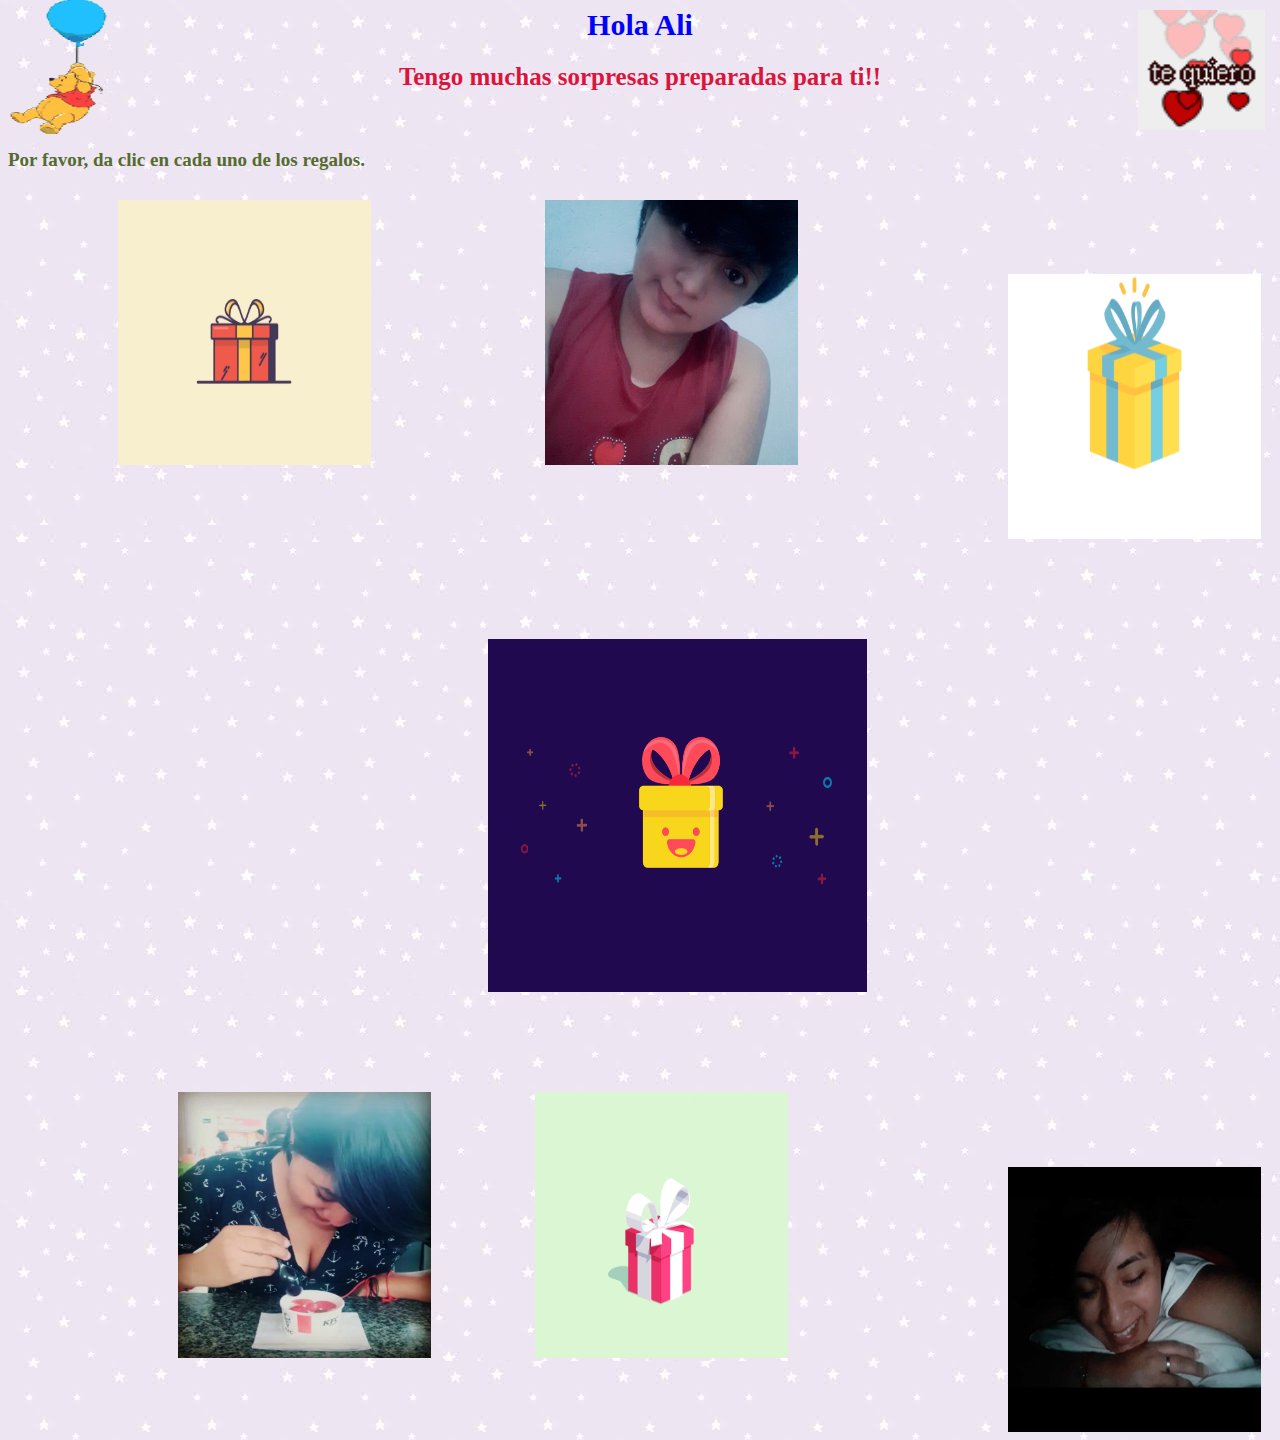
<file: index.html>
<html>
    <head>
        <meta charset="utf-8" />
        <meta content="width=device-width, initial-scale=1" name="viewport" />
        <title>Happy Birthday Ale</title>
        <link
        href="https://fonts.googleapis.com/css?family=Open+Sans|Oswald&display=swap"rel="stylesheet"/>

        <link href="styles.css" rel="stylesheet" />
        <link rel="icon" type="image/png" href="imagenes/ali1.jpg">
    </head>

    <header class="header">
        <h1>Hola Ali</h1>
        <h2>Tengo muchas sorpresas preparadas para ti!!</h2>
        <img class="animado" src="imagenes/winie.gif.gif">
        <img class="animado2" src="imagenes/tequiero.gif">
    </header>

    <body>
        <br>
        <h3>Por favor, da clic en cada uno de los regalos.</h3>
        <a href="inicio1.html"><img class="img-inicio1" src="imagenes/gift-20.gif"></a>
        <img class="foti-ale" src="imagenes/ali2.jpg">
        <a href="inicio2.html"><img class="img-inicio2" src="imagenes/gift-35.gif"></a>
        <a href="inicio.html"><img class="img-inicio" src="imagenes/gift-13.gif"> </a><br>
        <img class="foti-ale" src="imagenes/ali3.jpg">
        <a href="inicio3.html"><img class="img-inicio3" src="imagenes/gift-38.gif"></a>
        <img class="foti-ale1" src="imagenes/ali4.png">
    </body>

</html>
</file>
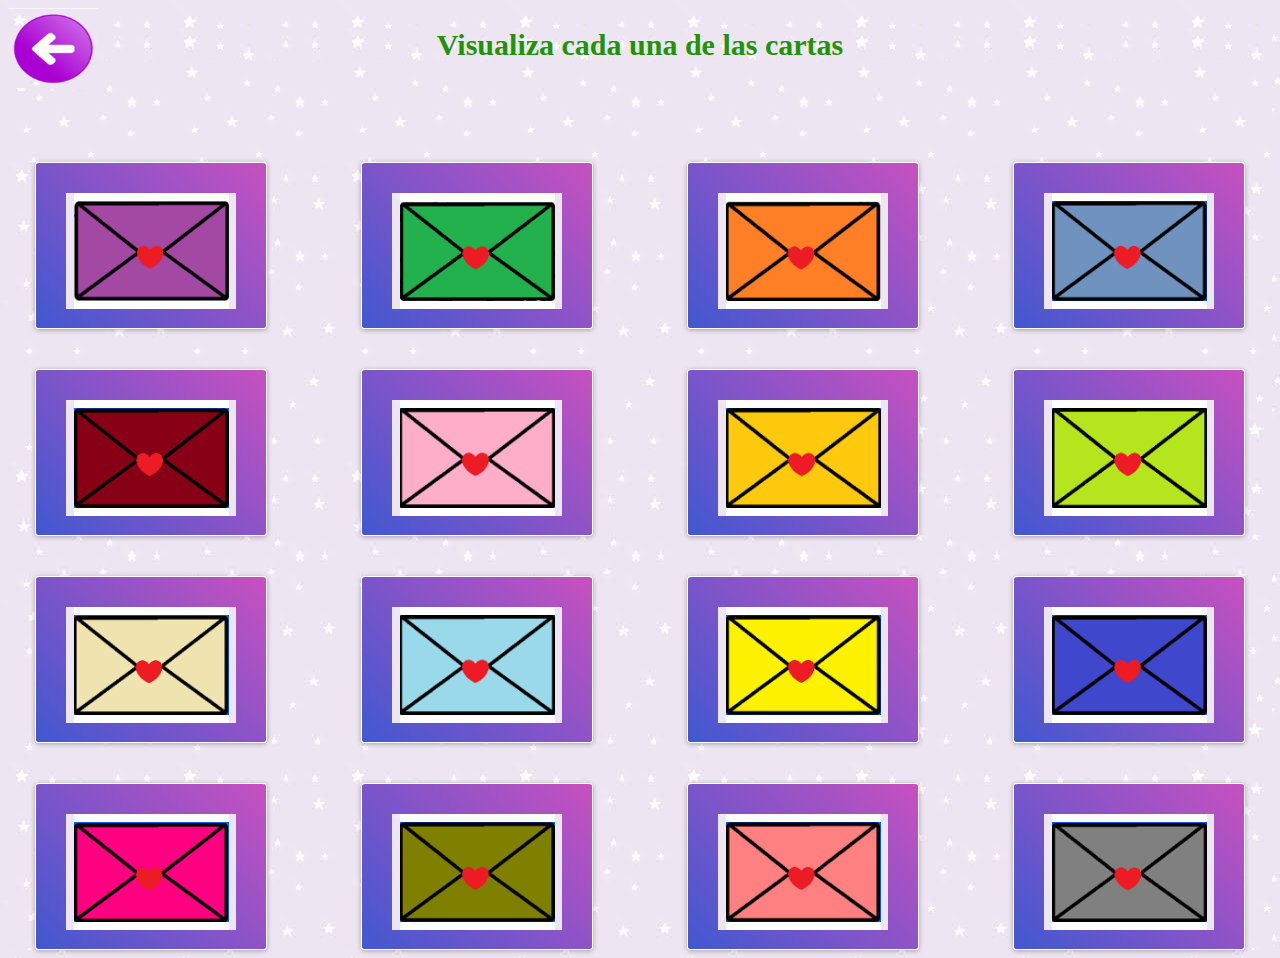
<file: cartitas.html>
<html>
    <head>
        <meta charset="utf-8" />
        <meta content="width=device-width, initial-scale=1" name="viewport" />
        <title>Happy Birthday Ale</title>
        <link
        href="https://fonts.googleapis.com/css?family=Open+Sans|Oswald&display=swap"rel="stylesheet"/>

        <link href="stiles2.css" rel="stylesheet" />
        <link rel="icon" type="image/png" href="imagenes/ali1.jpg">
    </head>
    <header>
        <a href="index.html"><img src="imagenes/flecha.jpg"> </a>
        <h1>Visualiza cada una de las cartas</h1> 
    </header>
    <body> 
        <div class="contenedor">
            <div class="card">
                <div class="card-encabezado">
                    <img src="imagenes/cartita1.png" alt="">
                </div>
                <div class="card-contenido">
                    <div class="info desplazar"> Eres Bonita </div>
                </div>
            </div>
            <div class="card">
                <div class="card-encabezado">
                    <img src="imagenes/cartita2.png" alt="">
                </div>
                <div class="card-contenido">
                    <div class="info desplazar"> Eres un Solcito</div>
                </div>
            </div>
            <div class="card">
                <div class="card-encabezado">
                    <img src="imagenes/cartita3.png" alt="">
                </div>
                <div class="card-contenido">
                    <div class="info desplazar"> Eres una Diosa</div>
                </div>
            </div>
            <div class="card">
                <div class="card-encabezado">
                    <img src="imagenes/cartita4.png" alt="">
                </div>
                <div class="card-contenido">
                    <div class="info desplazar"> Eres un Arbolito</div>
                </div>
            </div>
            <div class="card">
                <div class="card-encabezado">
                    <img src="imagenes/cartita5.png" alt="">
                </div>
                <div class="card-contenido">
                    <div class="info desplazar"> Eres Responsable</div>
                </div>
            </div>
            <div class="card">
                <div class="card-encabezado">
                    <img src="imagenes/cartita6.png" alt="">
                </div>
                <div class="card-contenido">
                    <div class="info desplazar"> Eres Honesta</div>
                </div>
            </div>
            <div class="card">
                <div class="card-encabezado">
                    <img src="imagenes/cartita7.png" alt="">
                </div>
                <div class="card-contenido">
                    <div class="info desplazar"> Eres Delicadita</div>
                </div>
            </div>
            <div class="card">
                <div class="card-encabezado">
                    <img src="imagenes/cartita8.png" alt="">
                </div>
                <div class="card-contenido">
                    <div class="info desplazar"> Eres Chocolatito</div>
                </div>
            </div>
            <div class="card">
                <div class="card-encabezado">
                    <img src="imagenes/cartita9.png" alt="">
                </div>
                <div class="card-contenido">
                    <div class="info desplazar"> Eres Suavecita</div>
                </div>
            </div>
            <div class="card">
                <div class="card-encabezado">
                    <img src="imagenes/cartita10.png" alt="">
                </div>
                <div class="card-contenido">
                    <div class="info desplazar"> Eres Magia</div>
                </div>
            </div>
            <div class="card">
                <div class="card-encabezado">
                    <img src="imagenes/cartita11.png" alt="">
                </div>
                <div class="card-contenido">
                    <div class="info desplazar"> Eres Luz</div>
                </div>
            </div>
            <div class="card">
                <div class="card-encabezado">
                    <img src="imagenes/cartita12.png" alt="">
                </div>
                <div class="card-contenido">
                    <div class="info desplazar"> Brillas Bonito</div>
                </div>
            </div>
            <div class="card">
                <div class="card-encabezado">
                    <img src="imagenes/cartita13.png" alt="">
                </div>
                <div class="card-contenido">
                    <div class="info desplazar"> Mereces Todo</div>
                </div>
            </div>
            <div class="card">
                <div class="card-encabezado">
                    <img src="imagenes/cartita14.png" alt="">
                </div>
                <div class="card-contenido">
                    <div class="info desplazar"> Eres Bebé</div>
                </div>
            </div>
            <div class="card">
                <div class="card-encabezado">
                    <img src="imagenes/cartita15.png" alt="">
                </div>
                <div class="card-contenido">
                    <div class="info desplazar"> Eres Girasol</div>
                </div>
            </div>
            <div class="card">
                <div class="card-encabezado">
                    <img src="imagenes/cartita16.png" alt="">
                </div>
                <div class="card-contenido">
                    <div class="info desplazar"> Eres Perfecta</div>
                </div>
            </div>
        </div>

    </body>
</html>
</file>
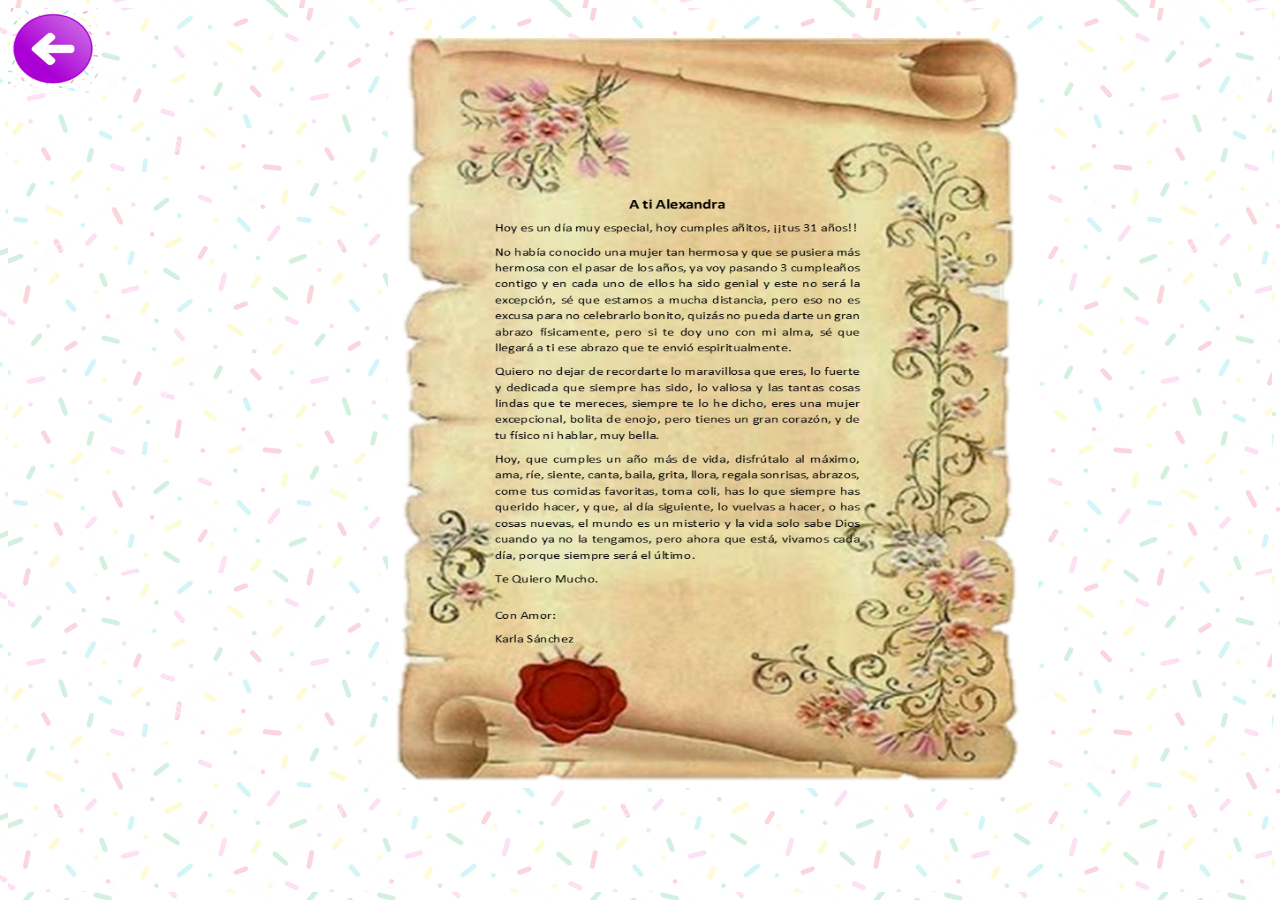
<file: cofre.html>
<html>
    <head>
        <meta charset="utf-8" />
        <meta content="width=device-width, initial-scale=1" name="viewport" />
        <title>Happy Birthday Ale</title>
        <link
        href="https://fonts.googleapis.com/css?family=Open+Sans|Oswald&display=swap"rel="stylesheet"/>

        <link href="stiles.css" rel="stylesheet" />
        <link rel="icon" type="image/png" href="imagenes/ali1.jpg">
    </head>
    <header>
        <a href="index.html"><img src="imagenes/flecha2.png"> </a>
    </header>
    <body>
        
        <img class="carta" src="imagenes/carta.png">

    </body>
</html>
</file>
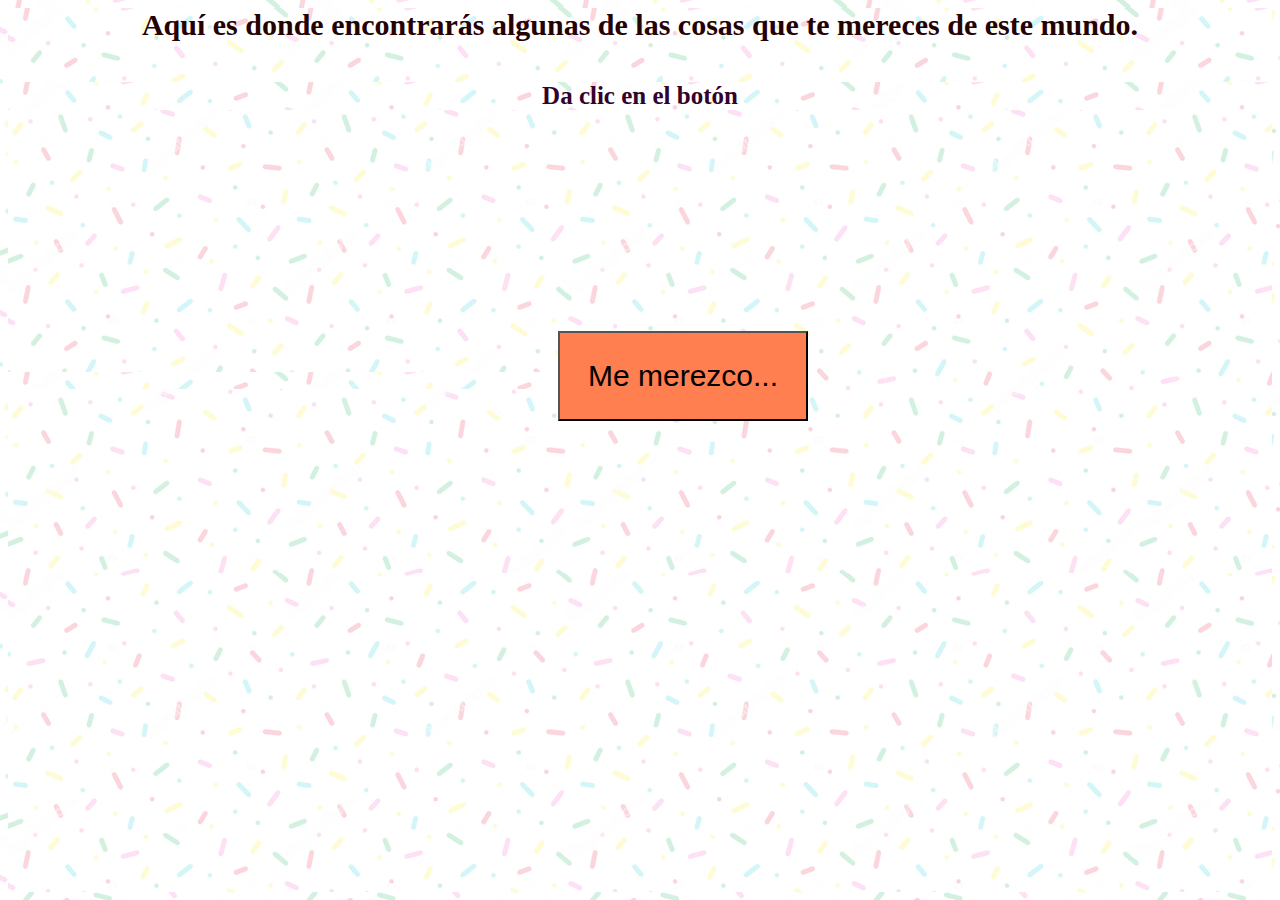
<file: inicio.html>
<html>
    <head>
        <meta charset="utf-8" />
        <meta content="width=device-width, initial-scale=1" name="viewport" />
        <title>Happy Birthday Ale</title>
        <link
        href="https://fonts.googleapis.com/css?family=Open+Sans|Oswald&display=swap"rel="stylesheet"/>

        <link href="styles0.css" rel="stylesheet" />
        <link rel="icon" type="image/png" href="imagenes/ali1.jpg">
    </head>
    <header>
        <h1>Aquí es donde encontrarás algunas de las cosas que te mereces de este mundo.</h1>
        <h2>Da clic en el botón</h2> 
    </header>
    <body>

        <a href="merezco.html"><button class="boton">Me merezco...</button></a>

    </body>
</html>
</file>
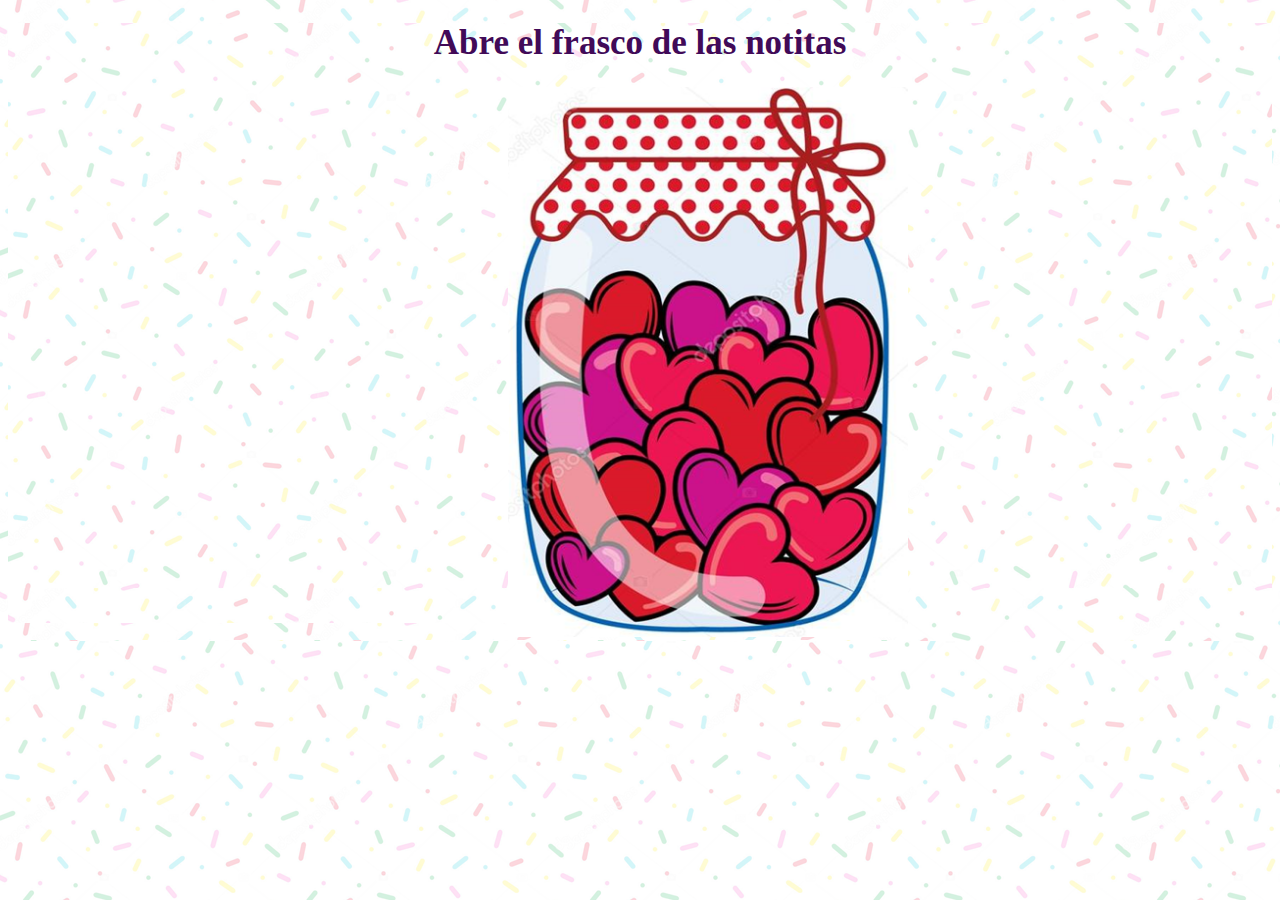
<file: inicio2.html>
<!DOCTYPE html>
<html>
  <head>
    <meta charset="utf-8" />
    <meta http-equiv="X-UA-Compatible" content="IE=edge" />
    <title>Happy Birthday</title>
    <meta name="viewport" content="width=device-width, initial-scale=1" />
    <link href="styles2.css" rel="stylesheet" />
    <link rel="icon" type="image/png" href="imagenes/ali1.jpg">
  </head>

  <header>
    <h1>Abre el frasco de las notitas</h1>
  </header>

  <body>
      <a href="cartitas.html"><img class="frasquito" src="imagenes/botella.png"></a>

  </body>
</html>
</file>
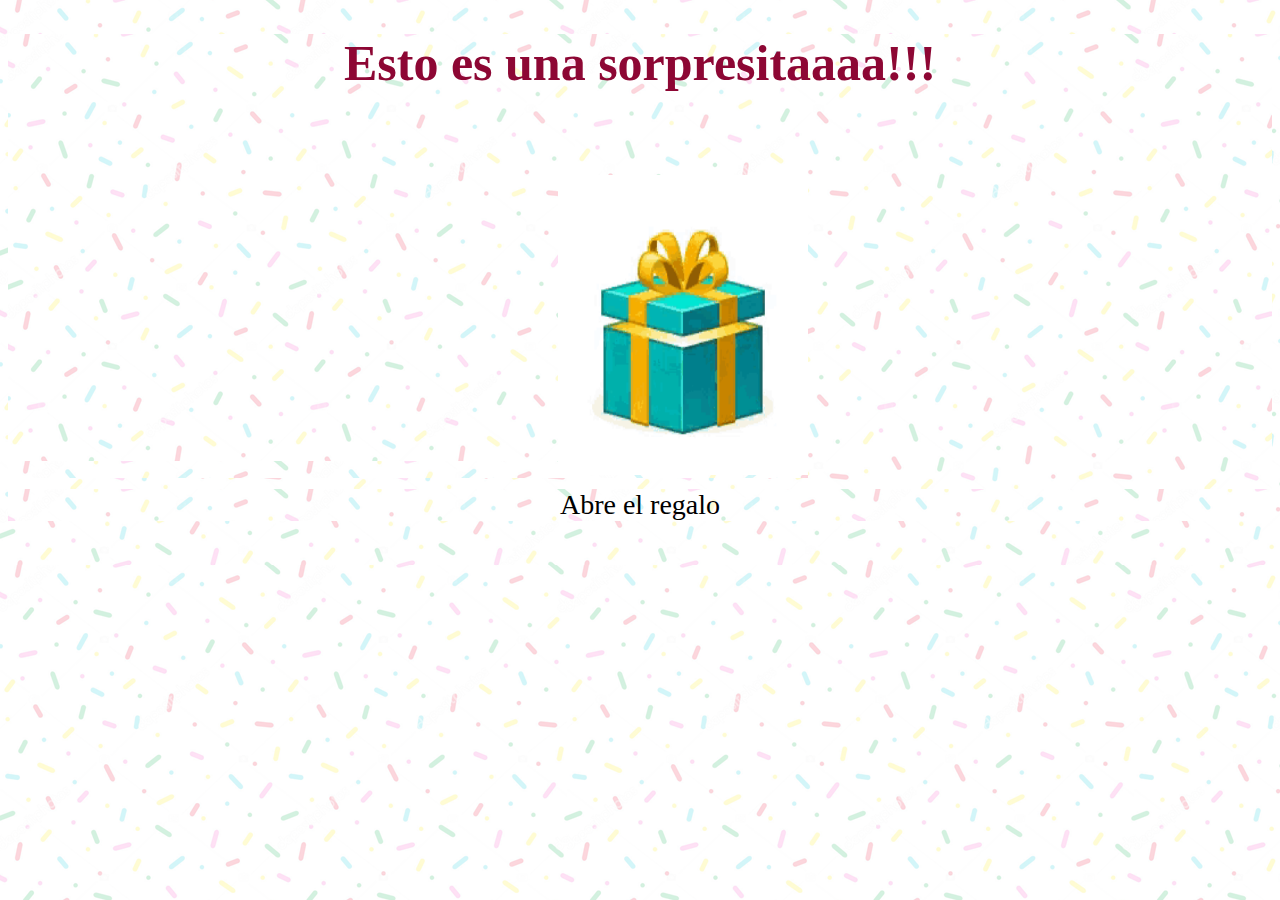
<file: inicio3.html>
<!DOCTYPE html>
<html>
  <head>
    <meta charset="utf-8" />
    <meta http-equiv="X-UA-Compatible" content="IE=edge" />
    <title>Happy Birthday</title>
    <meta name="viewport" content="width=device-width, initial-scale=1" />
    <link href="styles3.css" rel="stylesheet" />
    <link rel="icon" type="image/png" href="imagenes/ali1.jpg">
  </head>

  <header>
    <h1>Esto es una sorpresitaaaa!!!</h1>
  </header>

  <body>

    <a href="sorpresa.html"><img class="sorpri" src="imagenes/sorpresa.gif"></a>
    <p> Abre el regalo</p>

</body>
</html>
</file>
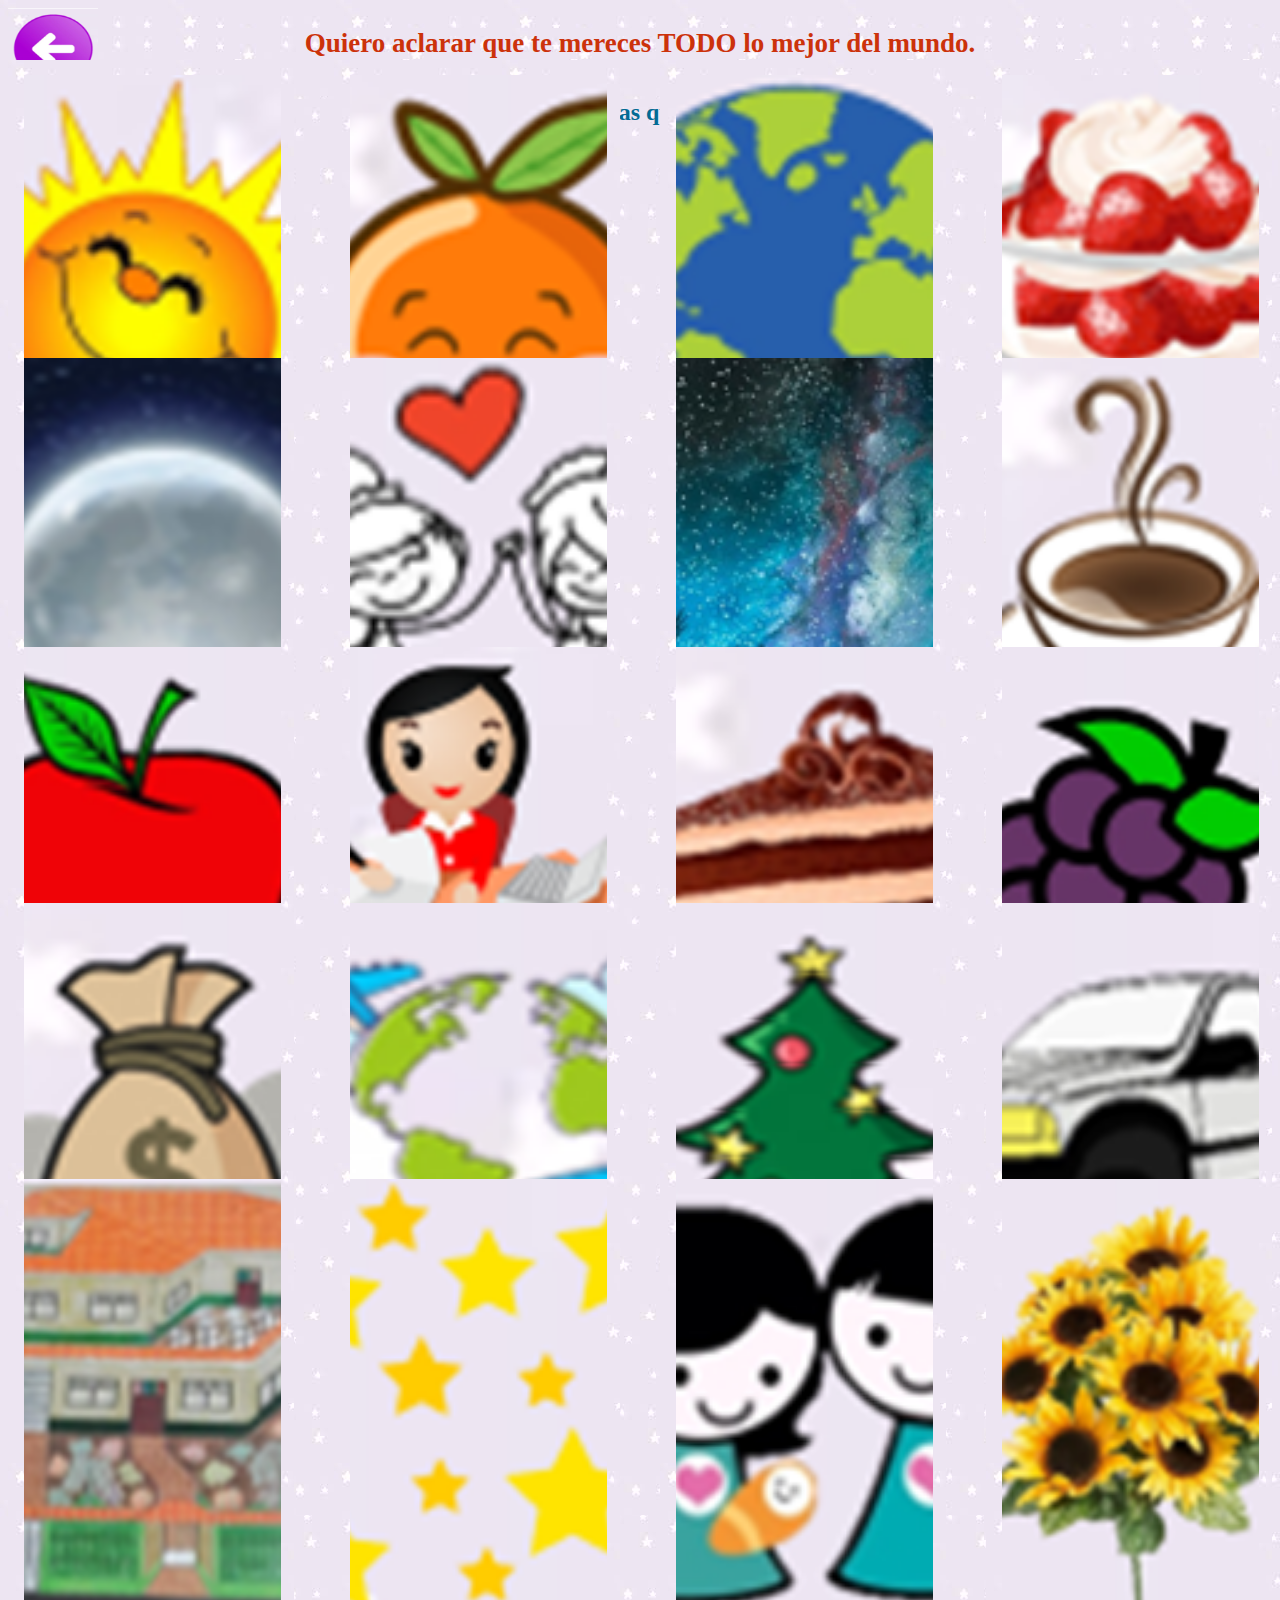
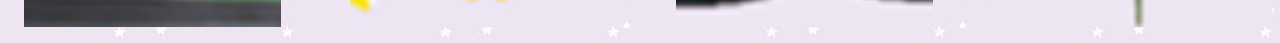
<file: merezco.html>
<html>
    <head>
        <meta charset="utf-8" />
        <meta content="width=device-width, initial-scale=1" name="viewport" />
        <title>Happy Birthday Ale</title>
        <link
        href="https://fonts.googleapis.com/css?family=Open+Sans|Oswald&display=swap"rel="stylesheet"/>

        <link href="stiles0.css" rel="stylesheet" />
        <link rel="icon" type="image/png" href="imagenes/ali1.jpg">
    </head>
    <header>
        <a href="index.html"><img src="imagenes/flecha.jpg"> </a>
        <h1>Quiero aclarar que te mereces TODO lo mejor del mundo. </h1> 
        <h2> Pero éstas son algunas cositas que he puesto que te mereces  </h2>
    </header>
    <body>
        <div class="contenedor">
            <div class="card">
                <div class="imagen-port">
                    <img src="imagenes/sol.png">
                    <div class="hover-galeria">
                        <p>Mereces el Sol</p>
                    </div>
                </div>
            </div>
            <div class="card">
                <div class="imagen-port">
                    <img src="imagenes/naranja.png">
                    <div class="hover-galeria">
                        <p>Mereces una naranja</p>
                    </div>
                </div>
            </div>
            <div class="card">
                <div class="imagen-port">
                <img src="imagenes/mundo.png">
                <div class="hover-galeria">
                    <p>Mereces el Mundo</p>
                </div>
            </div>
            </div>
            <div class="card">
                <div class="imagen-port">
                <img src="imagenes/fresas.png">
                <div class="hover-galeria">
                    <p>Mereces fresitas con crema</p>
                </div>
            </div>
            </div>
            <div class="card">
                <div class="imagen-port">
                <img src="imagenes/luna.png">
                <div class="hover-galeria">
                    <p>Mereces la luna (aunque ya es tuya)</p>
                </div>
            </div>
            </div>
            <div class="card">
                <div class="imagen-port">
                <img src="imagenes/pareja.png">
                <div class="hover-galeria">
                    <p>Mereces un amor bonito</p>
                </div>
            </div>
            </div>
            <div class="card">
                <div class="imagen-port">
                <img src="imagenes/universo.png">
                <div class="hover-galeria">
                    <p>Mereces el Universo</p>
                </div>
            </div>
            </div>
            <div class="card">
                <div class="imagen-port">
                <img src="imagenes/cafe.png">
                <div class="hover-galeria">
                    <p>Mereces una tazita de café</p>
                </div>
            </div>
            </div>
            <div class="card">
                <div class="imagen-port">
                <img src="imagenes/manzana.png">
                <div class="hover-galeria">
                    <p>Mereces una manzana</p>
                </div>
            </div>
            </div>
            <div class="card">
                <div class="imagen-port">
                <img src="imagenes/trabajo.png">
                <div class="hover-galeria">
                    <p>Mereces un buen trabajo</p>
                </div>
            </div>
            </div>
            <div class="card">
                <div class="imagen-port">
                <img src="imagenes/pastel.png">
                <div class="hover-galeria">
                    <p>Mereces pastel de chocolatito</p>
                </div>
            </div>
            </div>
            <div class="card">
                <div class="imagen-port">
                <img src="imagenes/uva.png">
                <div class="hover-galeria">
                    <p>Mereces uvitas</p>
                </div>
            </div>
            </div>
            <div class="card">
                <div class="imagen-port">
                <img src="imagenes/dinero.png">
                <div class="hover-galeria">
                    <p>Mereces dinerito</p>
                </div>
            </div>
            </div>
            <div class="card">
                <div class="imagen-port">
                <img src="imagenes/viajes.png">
                <div class="hover-galeria">
                    <p>Mereces mil viajes</p>
                </div>
            </div>
            </div>
            <div class="card">
                <div class="imagen-port">
                <img src="imagenes/arbolito.png">
                <div class="hover-galeria">
                    <p>Mereces un arbolito de navidad</p>
                </div>
            </div>
            </div>
            <div class="card">
                <div class="imagen-port">
                <img src="imagenes/carro.png">
                <div class="hover-galeria">
                    <p>Mereces un carrazo</p>
                </div>
            </div>
            </div>
            <div class="card">
                <div class="imagen-port">
                <img src="imagenes/casa.png">
                <div class="hover-galeria">
                    <p>Mereces la casa de tus sueños</p>
                </div>
            </div>
            </div>
            <div class="card">
                <div class="imagen-port">
                <img src="imagenes/estrellas.png">
                <div class="hover-galeria">
                    <p>Mereces las estrellas</p>
                </div>
            </div>
            </div>
            <div class="card">
                <div class="imagen-port">
                <img src="imagenes/familia.png">
                <div class="hover-galeria">
                    <p>Mereces una gran familia</p>
                </div>
            </div>
            </div>
            <div class="card">
                <div class="imagen-port">
                <img src="imagenes/girasoles.png">
                <div class="hover-galeria">
                    <p>Mereces miles de girasoles</p>
                </div>
            </div>
            </div>

        </div>
    </body>
</html>
</file>
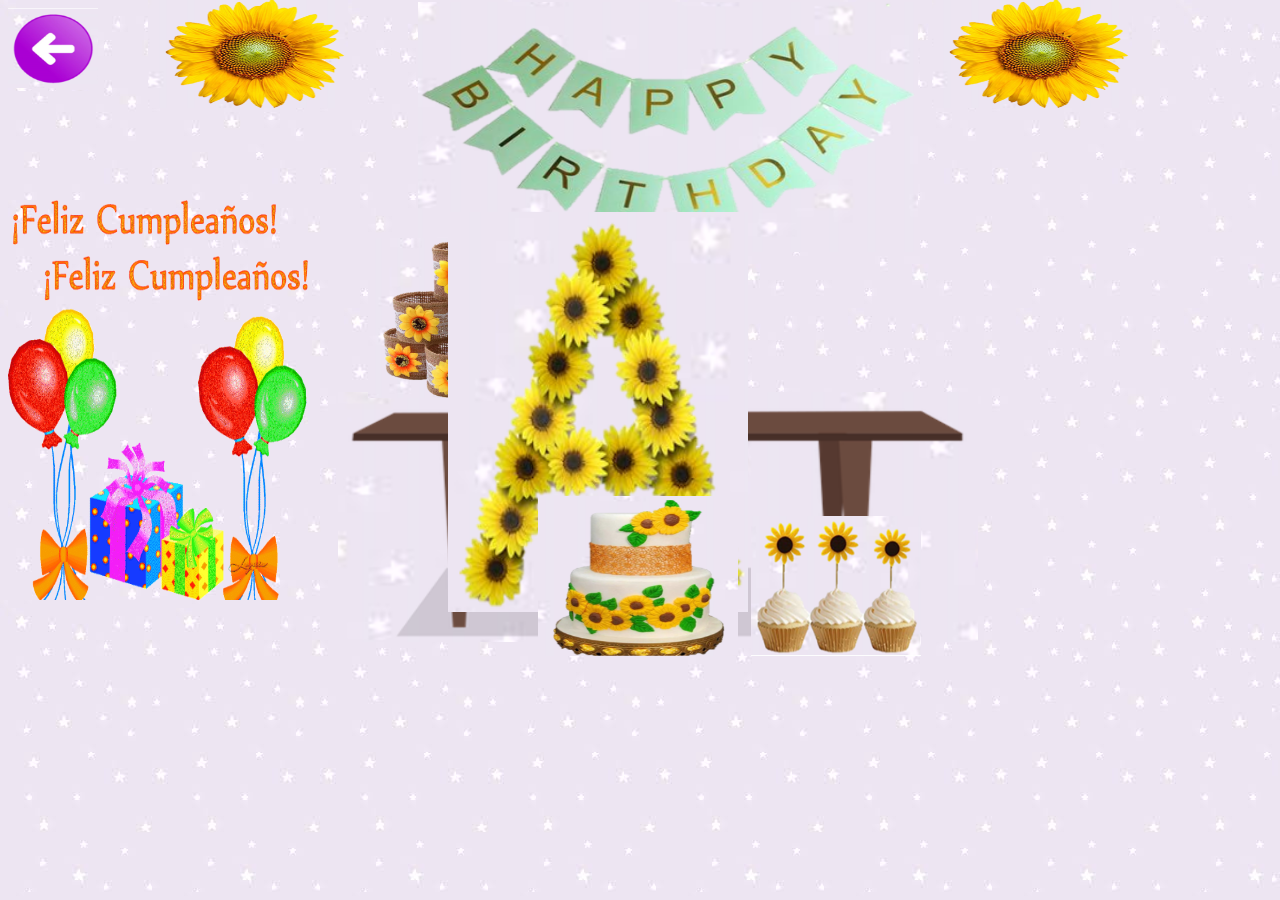
<file: sorpresa.html>
<html>
    <head>
        <meta charset="utf-8" />
        <meta content="width=device-width, initial-scale=1" name="viewport" />
        <title>Happy Birthday Ale</title>
        <link
        href="https://fonts.googleapis.com/css?family=Open+Sans|Oswald&display=swap"rel="stylesheet"/>

        <link href="stiles3.css" rel="stylesheet" />
        <link rel="icon" type="image/png" href="imagenes/ali1.jpg">
    </head>
    <header>
        <a href="index.html"><img src="imagenes/flecha.jpg"> </a>
    </header>
    <body>
        <img class="girasol1" src="imagenes/girasol.png">
        <img class="girasol2" src="imagenes/girasol.png">
        <img class="feliz" src="imagenes/guirnalda.png"> <br>
        <img class="mesi" src="imagenes/mesa.png"> 
        <img class="chupe" src="imagenes/chupetes.png">
        <img class="letra" src="imagenes/letra.png">
        <img class="torti" src="imagenes/pastelito.png">
        <img class="cup" src="imagenes/cupcake.png">
        
        <img class="globi" src="imagenes/feliz-cumpleanos-regalos.gif">
    </body>
</html>
</file>
<file: styles.css>
*{
    background-image: url(./imagenes/fondo.png);
}

h1{
    font-size: 30px;
    text-align: center;
    color: blue;

}
h2{
    font-size: 25px;
    text-align: center;
    color: crimson;
}
h3{
    font-size: 19px;
    color: darkolivegreen;
    font-family:'Times New Roman';
}


.animado{
    width: 100px;
    height: 150px;
    position: absolute;
    top: -1px;
    
}
.animado2{
    width: 127px;
    height: 120px;
    position: absolute;
    top: 10px;
    right: calc(65px - 50px);
}

.img-inicio{
    width: 30%;
    height: 40%;
    margin-left: 480px;
    margin-top: 100px;
}
.img-inicio1{
    width: 20%;
    height: 30%;
    margin-left: 110px;
    margin-top: 10px;
}
.foti-ale{
    width: 20%;
    height: 30%;
    margin-left: 170px;
    margin-top: 10px;
}
.img-inicio2{
    width: 20%;
    height: 30%;
    margin-left: 1000px;
    margin-top: -195px;    
}

.img-inicio3{
    width: 20%;
    height: 30%;
    margin-left: 100px;
    margin-top: 100px;
}
.foti-ale1{
    width: 20%;
    height: 30%;
    margin-left: 1000px;
    margin-top: -195px;
}

.carta{
    width: 650px;
    height: 750px;
    margin-left: 380px;
}

img{
    width: 90px;
    height: 80px;
}
</file>
<file: stiles2.css>
*{
    background-image: url(./imagenes/fondo.png);
}
img{
    width: 90px;
    height: 80px;
    
}
h1{
    font-size: 30px;
    text-align: center;
    color: rgb(31, 148, 8);
    margin-top: -60px;
}


.contenedor{
    display: grid;
    grid-template-columns: repeat(4, 1fr);
    width: -500px;
    gap: 40px;
    margin-top: 100px;
    justify-items: center;
    align-items: center;
}

.card{
    height: 145px;
    width: 170px;
    overflow: hidden;
    margin: auto;
    padding: 10px 30px;
    border-radius: 2%;
    border: 1px solid #fff;
    transition: all -4s ease-in-out;
    box-shadow: 0px 1px 5px 0px rgba(0, 0, 0, 0.3);
    text-align: center;
    background: linear-gradient(-135deg, #c850c0, #4158d0);
}

.card:hover{
    height: 270px;
    width: 200px;
    border-radius: 3px;
    box-shadow: 0px 2px 10px rgba(0, 0, 0, 0.5);
}

.card-encabezado img{
    position: relative;
    display: block;
    height: 100px;
    width: 155px;
    border-top: 8px solid #fff;
    border-bottom: 8px solid #fff;
    object-fit: cover;
    margin: 20px auto;
    transition: all 0.3s ease;
}
.desplazar{
    opacity: 0;
    transition: all .5s ease;
    transform: translate(-45px);
}
.card:hover .desplazar{
    transform: translateY(0px);
    opacity: 1;
}

.desplazar:nth-child(1){
    transition-delay: .1s;
}

.info:nth-child(1){
    font-size: 23px;
    color: crimson;
    font-weight: bold;
    padding: 10px;
    line-height: 25px;
}
</file>
<file: stiles.css>
*{
    background-image: url(./imagenes/fondo2.png);
}
.carta{
    width: 650px;
    height: 750px;
    margin-left: 380px;
    margin-top: -50px;
}

img{
    width: 90px;
    height: 80px;
}
</file>
<file: styles0.css>
*{
    background-image: url(./imagenes/fondo2.png);
}
img{
    width: 90px;
    height: 80px;
    
}
h1{
    font-size: 30px;
    text-align: center;
    color: rgb(37, 2, 2);
    
}
h2{
    font-size: 25px;
    text-align: center;
    color: rgb(51, 2, 44);
    margin-top: 40px;
}

.boton{
    cursor: pointer;
    background: coral;
    font-size: 30px;
    width: 250px;
    height: 90px;
    margin-left: 550px;
    margin-top: 200px;
}
.boton:hover{
    color:darkblue;
}
</file>
<file: styles2.css>
*{
    background-image: url(./imagenes/fondo2.png);
}

h1{
    font-size: 35px;
    text-align: center;
    color: rgb(65, 10, 88);
}
.frasquito{
    width: 400px;
    height: 550px;
    margin-left: 500px;
}
</file>
<file: styles3.css>
*{
    background-image: url(./imagenes/fondo2.png);
}

h1{
    font-size: 50px;
    text-align: center;
    color: rgb(141, 7, 52);
}

.sorpri{
    width: 250px;
    height: 300px;
    margin-left: 550px;
    margin-top: 50px;
}

p{
    font-size: 28px;
    font-family:Georgia;
    text-align: center;
    margin-top: 10px;
}
</file>
<file: stiles0.css>
*{
    background-image: url(./imagenes/fondo.png);
}
img{
    width: 90px;
    height: 80px;
    
}
h1{
    font-size: 27px;
    text-align: center;
    color: rgb(204, 50, 11);
    margin-top: -60px;
}
h2{
    font-size: 24px;
    text-align: center;
    color: rgb(3, 107, 148);
    margin-top: 40px;
}

.contenedor{
    display: grid;
    grid-template-columns: repeat(4, 1fr);
    width: -400px;
    gap: 40px;
    margin-top: 70px;
    justify-items: center;
    align-items: center;
}

.card img{
    height: 140px;
    width: 165px;
    
}


.imagen-port{
    width: 30%;
    margin-bottom: 10px;
    position: relative;
    cursor: pointer;
    object-fit: cover;
    margin: 15.5px ;
}

.imagen-port > img{
    width: 300%;
    height: 200%;
    object-fit: cover;
    
}
.hover-galeria{
    position: absolute;
    width: 300%;
    height: 100%;
    top: 0;
    transform: scale(0);
    background: rgba(233, 72, 113, 0.7);
    transition: transform .5s;
    display: flex;
    justify-content: center;
    align-items: center;
    flex-direction: column;
}

.hover-galeria img{
    width: 40px;
}

.hover-galeria p{
    color: rgb(38, 13, 179);
    font-size: 20px;
    text-align: center;
    
}

.imagen-port:hover .hover-galeria{
    transform: scale(1);
}
</file>
<file: stiles3.css>
*{
    background-image: url(./imagenes/fondo.png);
}
img{
    width: 90px;
    height: 80px;
    
}

.feliz{
    width: 500px;
    height: 250px;
    margin-left: 410px;
    margin-top: -110px;
}

.girasol1{
    width: 200px;
    height: 110px;
    margin-left: 140px;
    margin-top: -90px;
}

.girasol2{
    width: 200px;
    height: 110px;
    margin-left: 580px;
    margin-top: -90px;
}

.mesi{
    width: 640px;
    height: 250px;
    margin-left: 330px;
    margin-top: 140px;
}

.chupe{
    width: 180px;
    height: 160px;
    margin-left:360px ;
    margin-top: -404px;
}

.torti{
    width: 200px;
    height: 160px;
    margin-left:530 ;
    margin-top: -423px;
}

.cup{
    width: 170px;
    height: 140px;
    margin-left:9px ;
    margin-top: -403px;
}

.globi{
    width: 300px;
    height: 400px;
    margin-right: 600px;
    margin-top: -460px;
}

.letra{
    width: 300px;
    height: 400px;
    margin-top: -430px;
    margin-left: 440px;
}
</file>
